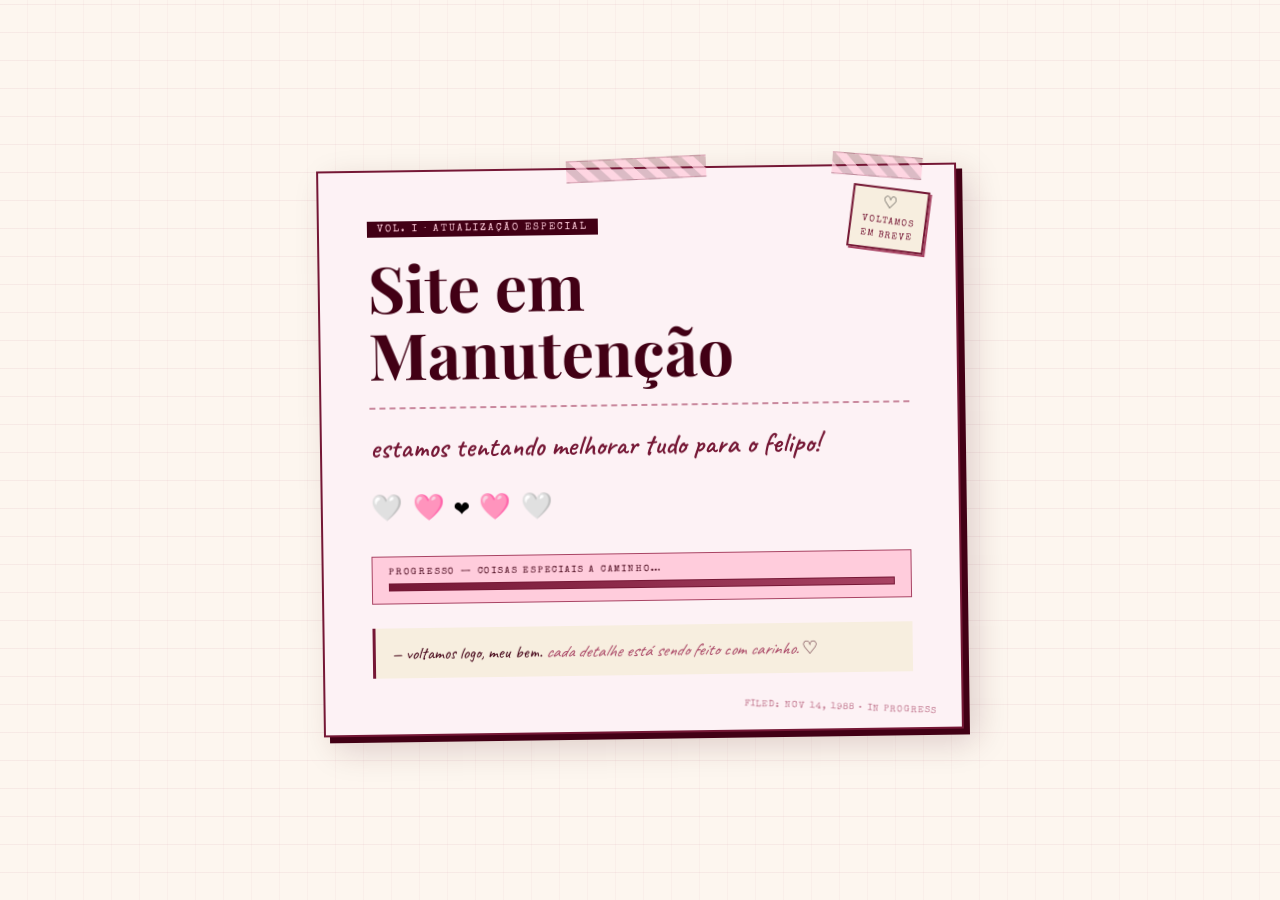
<file: manutencao.html>
<!DOCTYPE html>
<html lang="pt-BR">
<head>
  <meta charset="UTF-8" />
  <meta name="viewport" content="width=device-width, initial-scale=1.0"/>
  <title>Site em Manutenção</title>
  <link rel="preconnect" href="https://fonts.googleapis.com"/>
  <link rel="preconnect" href="https://fonts.gstatic.com" crossorigin/>
  <link href="https://fonts.googleapis.com/css2?family=Special+Elite&family=Caveat:wght@400;600;700&family=Playfair+Display:ital,wght@0,700;1,400&display=swap" rel="stylesheet"/>

  <style>
    :root {
      --cream: #fdf6ef;
      --paper: #fdf2f5;
      --burgundy: #420015;
      --rose: #751735;
      --blush: #a84363;
      --pink: #ffccdc;
      --warm: #f7eedf;
    }

    * { margin: 0; padding: 0; box-sizing: border-box; }

    body {
      min-height: 100vh;
      background-color: var(--cream);
      background-image:
        repeating-linear-gradient(0deg, transparent, transparent 27px, rgba(168,67,99,0.07) 27px, rgba(168,67,99,0.07) 28px),
        repeating-linear-gradient(90deg, transparent, transparent 27px, rgba(168,67,99,0.04) 27px, rgba(168,67,99,0.04) 28px);
      font-family: 'Special Elite', monospace;
      display: flex;
      align-items: center;
      justify-content: center;
      padding: 2rem;
      overflow: hidden;
    }

    /* floating hearts bg */
    .hearts-bg {
      position: fixed;
      inset: 0;
      pointer-events: none;
      z-index: 0;
      overflow: hidden;
    }
    .hearts-bg span {
      position: absolute;
      font-size: 1.4rem;
      opacity: 0;
      animation: floatUp linear infinite;
    }
    @keyframes floatUp {
      0%   { transform: translateY(110vh) rotate(-15deg); opacity: 0; }
      10%  { opacity: 0.35; }
      90%  { opacity: 0.2; }
      100% { transform: translateY(-10vh) rotate(15deg); opacity: 0; }
    }

    /* main card */
    .card {
      position: relative;
      z-index: 10;
      background: var(--paper);
      border: 2px solid var(--rose);
      max-width: 640px;
      width: 100%;
      padding: 3rem 3rem 3.5rem;
      box-shadow: 6px 6px 0 var(--burgundy), 12px 12px 32px rgba(66,0,21,0.18);
      transform: rotate(-0.8deg);
      animation: gentleWobble 6s ease-in-out infinite;
    }
    @keyframes gentleWobble {
      0%, 100% { transform: rotate(-0.8deg) translateY(0); }
      50%       { transform: rotate(0.4deg) translateY(-5px); }
    }

    /* washi tape strips */
    .washi {
      position: absolute;
      height: 22px;
      background: repeating-linear-gradient(
        45deg,
        rgba(255,204,220,0.75) 0px,
        rgba(255,204,220,0.75) 8px,
        rgba(117,23,53,0.25) 8px,
        rgba(117,23,53,0.25) 16px
      );
      border-top: 1px solid rgba(117,23,53,0.3);
      border-bottom: 1px solid rgba(117,23,53,0.3);
    }
    .washi-top {
      width: 140px;
      top: -11px;
      left: 50%;
      transform: translateX(-50%) rotate(-2deg);
    }
    .washi-corner {
      width: 90px;
      top: -11px;
      right: 32px;
      transform: rotate(5deg);
    }

    /* stamp */
    .stamp {
      position: absolute;
      top: 1.4rem;
      right: 1.8rem;
      border: 2.5px solid var(--rose);
      padding: 6px 10px;
      text-align: center;
      transform: rotate(8deg);
      background: var(--warm);
      box-shadow: 2px 2px 0 var(--blush);
    }
    .stamp p {
      font-family: 'Special Elite', monospace;
      font-size: 9px;
      color: var(--rose);
      text-transform: uppercase;
      letter-spacing: 0.12em;
      line-height: 1.5;
    }
    .stamp-heart { font-size: 20px; display: block; line-height: 1; }

    /* label badge */
    .label {
      display: inline-block;
      background: var(--burgundy);
      color: var(--pink);
      font-family: 'Special Elite', monospace;
      font-size: 10px;
      letter-spacing: 0.2em;
      text-transform: uppercase;
      padding: 3px 10px;
      margin-bottom: 1rem;
    }

    /* title */
    h1 {
      font-family: 'Playfair Display', serif;
      font-size: clamp(2.6rem, 6vw, 4rem);
      color: var(--burgundy);
      font-weight: 700;
      line-height: 1.05;
      margin-bottom: 0.15em;
    }

    /* divider */
    .divider {
      border: none;
      border-top: 2px dashed var(--blush);
      margin: 1.25rem 0;
      opacity: 0.6;
    }

    /* subtitle */
    .subtitle {
      font-family: 'Caveat', cursive;
      font-size: clamp(1.35rem, 3.5vw, 1.8rem);
      color: var(--rose);
      font-weight: 600;
      line-height: 1.35;
      margin-bottom: 1.5rem;
    }

    /* hearts row */
    .hearts-row {
      display: flex;
      gap: 0.6rem;
      flex-wrap: wrap;
      align-items: center;
      margin-bottom: 2rem;
    }
    .hearts-row span {
      font-size: 1.6rem;
      display: inline-block;
      animation: heartbeat 1.6s ease-in-out infinite;
    }
    .hearts-row span:nth-child(2) { animation-delay: 0.25s; }
    .hearts-row span:nth-child(3) { animation-delay: 0.5s; }
    .hearts-row span:nth-child(4) { animation-delay: 0.75s; }
    .hearts-row span:nth-child(5) { animation-delay: 1s; }
    @keyframes heartbeat {
      0%, 100% { transform: scale(1); }
      40%       { transform: scale(1.25); }
      60%       { transform: scale(0.95); }
    }

    /* progress / decoration bar */
    .progress-wrapper {
      background: var(--pink);
      border: 1.5px solid var(--blush);
      padding: 0.7rem 1rem;
      margin-bottom: 1.5rem;
      position: relative;
    }
    .progress-label {
      font-family: 'Special Elite', monospace;
      font-size: 9px;
      text-transform: uppercase;
      letter-spacing: 0.2em;
      color: var(--burgundy);
      margin-bottom: 6px;
    }
    .progress-track {
      height: 8px;
      background: rgba(66,0,21,0.12);
      border: 1px solid var(--rose);
      overflow: hidden;
    }
    .progress-fill {
      height: 100%;
      background: linear-gradient(90deg, var(--rose), var(--blush));
      animation: progressAnim 3s ease-in-out infinite alternate;
    }
    @keyframes progressAnim {
      0%   { width: 40%; }
      100% { width: 85%; }
    }

    /* bottom note */
    .note {
      background: var(--warm);
      border-left: 3px solid var(--rose);
      padding: 0.75rem 1rem;
      font-family: 'Caveat', cursive;
      font-size: 1.1rem;
      color: var(--burgundy);
      line-height: 1.5;
    }
    .note em {
      font-style: italic;
      color: var(--blush);
    }

    /* corner decoration */
    .corner-decor {
      position: absolute;
      bottom: 1rem;
      right: 1.5rem;
      font-family: 'Special Elite', monospace;
      font-size: 9px;
      color: var(--blush);
      letter-spacing: 0.12em;
      text-transform: uppercase;
      opacity: 0.7;
      transform: rotate(3deg);
    }
  </style>
</head>
<body>

  <!-- floating hearts background -->
  <div class="hearts-bg" id="heartsBg"></div>

  <div class="card">
    <!-- washi tapes -->
    <div class="washi washi-top"></div>
    <div class="washi washi-corner"></div>

    <!-- stamp -->
    <div class="stamp">
      <span class="stamp-heart">♡</span>
      <p>voltamos<br>em breve</p>
    </div>

    <!-- label -->
    <div class="label">vol. i · atualização especial</div>

    <!-- main title -->
    <h1>Site em Manutenção</h1>

    <hr class="divider"/>

    <!-- subtitle -->
    <p class="subtitle">
      estamos tentando melhorar tudo para o felipo!
    </p>

    <!-- hearts -->
    <div class="hearts-row">
      <span>🤍</span>
      <span>🩷</span>
      <span>❤️</span>
      <span>🩷</span>
      <span>🤍</span>
    </div>

    <!-- progress bar -->
    <div class="progress-wrapper">
      <div class="progress-label">progresso — coisas especiais a caminho…</div>
      <div class="progress-track">
        <div class="progress-fill"></div>
      </div>
    </div>

    <!-- note -->
    <div class="note">
      — voltamos logo, meu bem. <em>cada detalhe está sendo feito com carinho.</em> ♡
    </div>

    <div class="corner-decor">filed: nov 14, 1988 • in progress</div>
  </div>

  <script>
    // Generate floating background hearts
    const bg = document.getElementById('heartsBg');
    const emojis = ['♡', '♡', '♡', '🩷', '❤', '✿', '♡'];
    for (let i = 0; i < 22; i++) {
      const s = document.createElement('span');
      s.textContent = emojis[Math.floor(Math.random() * emojis.length)];
      s.style.left = Math.random() * 100 + 'vw';
      s.style.animationDuration = (8 + Math.random() * 12) + 's';
      s.style.animationDelay = (Math.random() * 12) + 's';
      s.style.fontSize = (0.9 + Math.random() * 1.4) + 'rem';
      s.style.color = ['#a84363','#751735','#ffccdc','#db849f'][Math.floor(Math.random()*4)];
      bg.appendChild(s);
    }
  </script>
</body>
</html>
</file>
